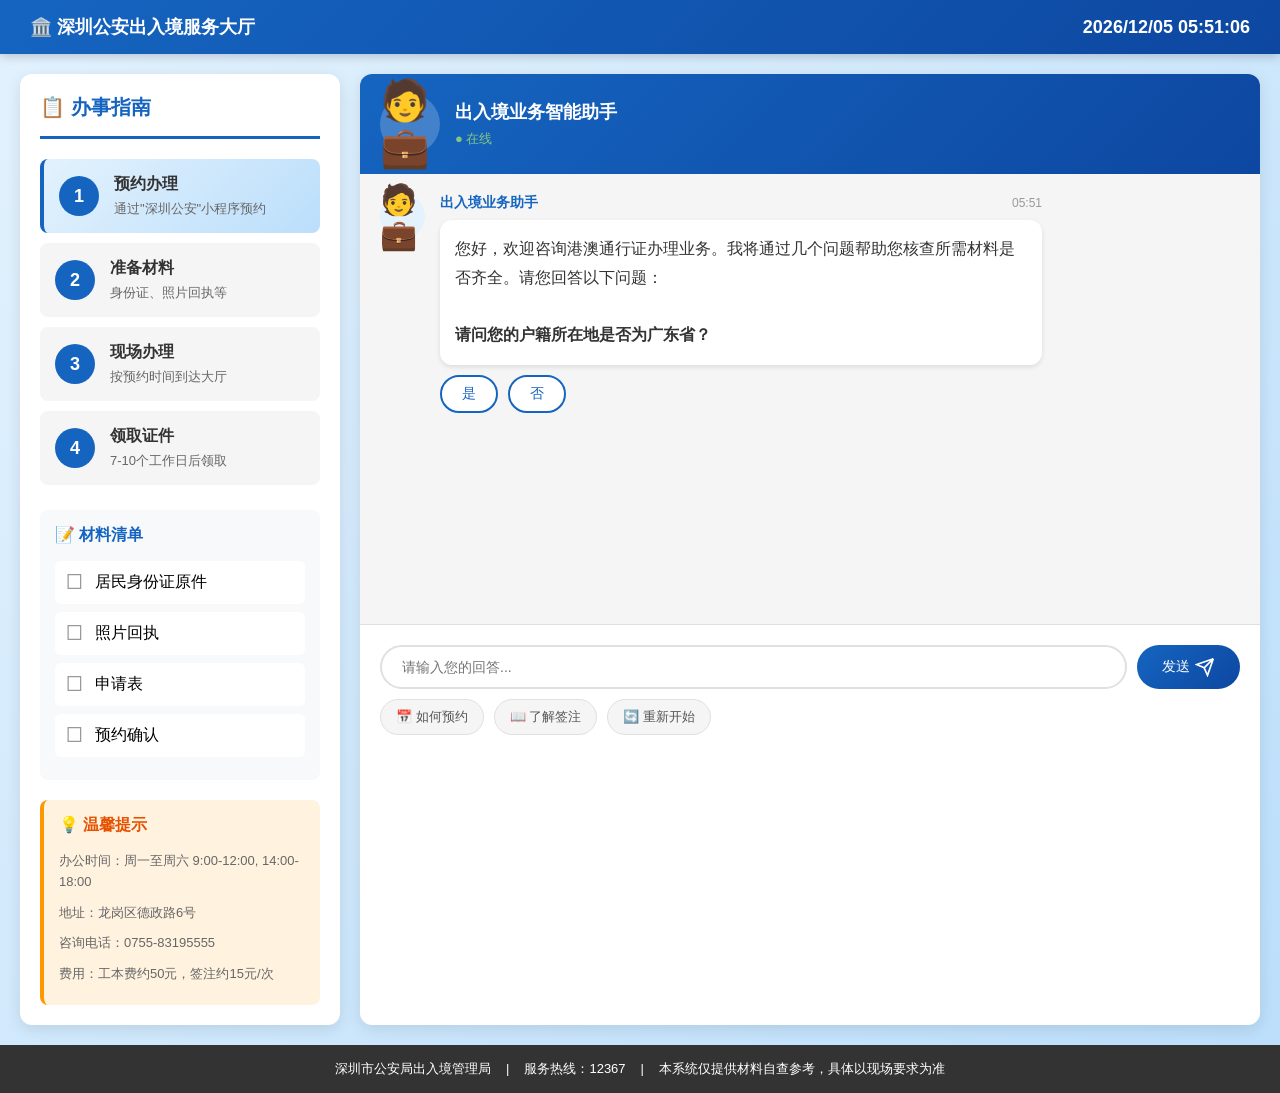
<file: index.html>
<!DOCTYPE html>
<html lang="zh-CN">
<head>
    <meta charset="UTF-8">
    <meta name="viewport" content="width=device-width, initial-scale=1.0">
    <title>深圳公安出入境 - 港澳通行证材料自查系统</title>
    <link rel="stylesheet" href="style.css">
</head>
<body>
    <!-- 顶部导航栏 -->
    <div class="top-bar">
        <div class="top-bar-content">
            <span>🏛️ 深圳公安出入境服务大厅</span>
            <span class="time" id="current-time"></span>
        </div>
    </div>

    <!-- 主容器 -->
    <div class="container">
        <!-- 左侧：办事指南 -->
        <div class="sidebar">
            <div class="sidebar-header">
                <h2>📋 办事指南</h2>
            </div>
            <div class="guidelines">
                <div class="guide-item active" data-step="1">
                    <div class="step-number">1</div>
                    <div class="guide-text">
                        <h3>预约办理</h3>
                        <p>通过"深圳公安"小程序预约</p>
                    </div>
                </div>
                <div class="guide-item" data-step="2">
                    <div class="step-number">2</div>
                    <div class="guide-text">
                        <h3>准备材料</h3>
                        <p>身份证、照片回执等</p>
                    </div>
                </div>
                <div class="guide-item" data-step="3">
                    <div class="step-number">3</div>
                    <div class="guide-text">
                        <h3>现场办理</h3>
                        <p>按预约时间到达大厅</p>
                    </div>
                </div>
                <div class="guide-item" data-step="4">
                    <div class="step-number">4</div>
                    <div class="guide-text">
                        <h3>领取证件</h3>
                        <p>7-10个工作日后领取</p>
                    </div>
                </div>
            </div>

            <!-- 材料清单 -->
            <div class="material-checklist">
                <h3>📝 材料清单</h3>
                <div class="checklist-item" id="item-id-card">
                    <span class="checkbox">☐</span>
                    <span>居民身份证原件</span>
                </div>
                <div class="checklist-item" id="item-photo">
                    <span class="checkbox">☐</span>
                    <span>照片回执</span>
                </div>
                <div class="checklist-item" id="item-form">
                    <span class="checkbox">☐</span>
                    <span>申请表</span>
                </div>
                <div class="checklist-item" id="item-appointment">
                    <span class="checkbox">☐</span>
                    <span>预约确认</span>
                </div>
            </div>

            <!-- 温馨提示 -->
            <div class="tips">
                <h3>💡 温馨提示</h3>
                <ul>
                    <li>办公时间：周一至周六 9:00-12:00, 14:00-18:00</li>
                    <li>地址：龙岗区德政路6号</li>
                    <li>咨询电话：0755-83195555</li>
                    <li>费用：工本费约50元，签注约15元/次</li>
                </ul>
            </div>
        </div>

        <!-- 右侧：对话界面 -->
        <div class="chat-container">
            <div class="chat-header">
                <div class="agent-avatar">🧑💼</div>
                <div class="agent-info">
                    <h2>出入境业务智能助手</h2>
                    <span class="status">● 在线</span>
                </div>
            </div>

            <div class="chat-messages" id="chat-messages">
                <!-- 消息会通过JS动态添加 -->
            </div>

            <!-- 输入区域 -->
            <div class="chat-input">
                <div class="input-wrapper">
                    <input type="text" id="user-input" placeholder="请输入您的回答..." onkeypress="handleKeyPress(event)">
                    <button id="send-btn" onclick="sendUserMessage()">
                        <span>发送</span>
                        <svg width="20" height="20" viewBox="0 0 24 24" fill="none" stroke="currentColor" stroke-width="2">
                            <path d="M22 2L11 13M22 2L15 22L11 13M22 2L2 9L11 13"/>
                        </svg>
                    </button>
                </div>
                <div class="quick-actions">
                    <button class="quick-btn" onclick="quickAction('如何预约')">📅 如何预约</button>
                    <button class="quick-btn" onclick="quickAction('签注是什么')">📖 了解签注</button>
                    <button class="quick-btn" onclick="quickAction('重新开始')">🔄 重新开始</button>
                </div>
            </div>
        </div>
    </div>

    <!-- 底部信息栏 -->
    <div class="footer">
        <div class="footer-content">
            <span>深圳市公安局出入境管理局</span>
            <span>|</span>
            <span>服务热线：12367</span>
            <span>|</span>
            <span>本系统仅提供材料自查参考，具体以现场要求为准</span>
        </div>
    </div>

    <script src="script.js"></script>
</body>
</html>
</file>
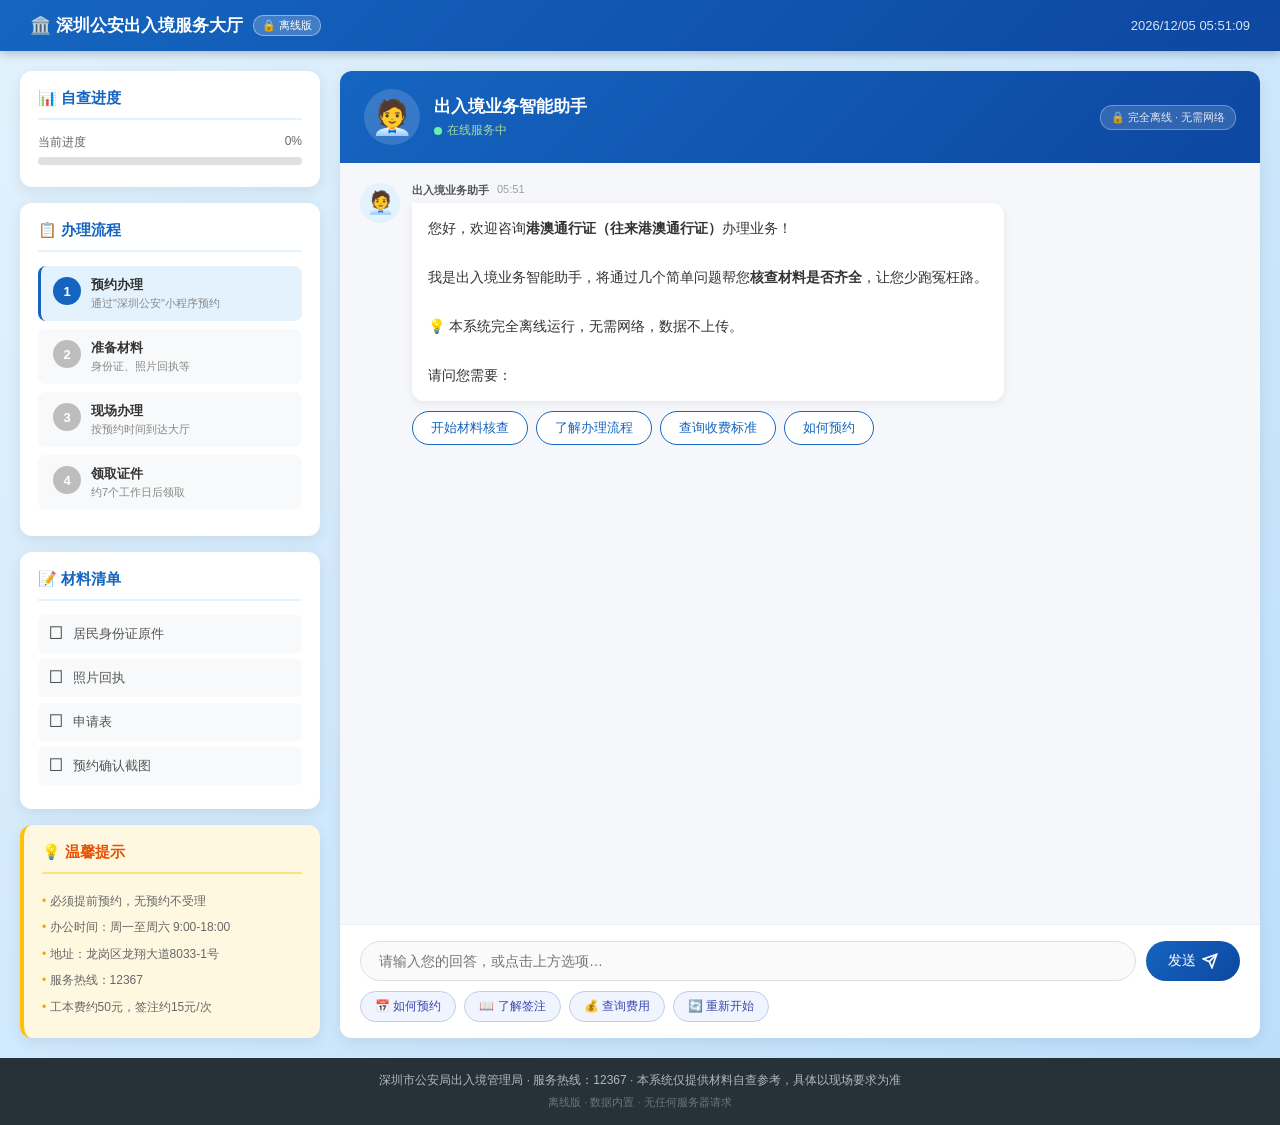
<file: offline.html>
<!DOCTYPE html>
<html lang="zh-CN">
<head>
    <meta charset="UTF-8">
    <meta name="viewport" content="width=device-width, initial-scale=1.0">
    <title>港澳通行证材料自查 - 离线版</title>
    <style>
        /* ===== 全局重置 ===== */
        * { margin: 0; padding: 0; box-sizing: border-box; }

        body {
            font-family: "Microsoft YaHei", "PingFang SC", "Helvetica Neue", sans-serif;
            background: linear-gradient(135deg, #e3f2fd 0%, #bbdefb 100%);
            min-height: 100vh;
            display: flex;
            flex-direction: column;
        }

        /* ===== 顶部导航 ===== */
        .top-bar {
            background: linear-gradient(135deg, #1565c0 0%, #0d47a1 100%);
            color: white;
            padding: 14px 30px;
            box-shadow: 0 2px 10px rgba(0,0,0,0.25);
            z-index: 100;
        }
        .top-bar-content {
            display: flex;
            justify-content: space-between;
            align-items: center;
            max-width: 1400px;
            margin: 0 auto;
            font-size: 17px;
            font-weight: bold;
        }
        .top-bar-left { display: flex; align-items: center; gap: 10px; }
        .top-bar-badge {
            background: rgba(255,255,255,0.2);
            border: 1px solid rgba(255,255,255,0.4);
            font-size: 11px;
            font-weight: normal;
            padding: 2px 8px;
            border-radius: 10px;
        }
        #current-time { font-size: 13px; font-weight: normal; opacity: 0.85; }

        /* ===== 主容器 ===== */
        .container {
            display: flex;
            flex: 1;
            max-width: 1400px;
            margin: 20px auto;
            padding: 0 20px;
            gap: 20px;
            width: 100%;
        }

        /* ===== 左侧边栏 ===== */
        .sidebar {
            width: 300px;
            flex-shrink: 0;
            display: flex;
            flex-direction: column;
            gap: 16px;
        }

        .sidebar-card {
            background: white;
            border-radius: 12px;
            padding: 18px;
            box-shadow: 0 4px 15px rgba(0,0,0,0.08);
        }

        .sidebar-card-title {
            color: #1565c0;
            font-size: 15px;
            font-weight: bold;
            margin-bottom: 14px;
            padding-bottom: 10px;
            border-bottom: 2px solid #e3f2fd;
            display: flex;
            align-items: center;
            gap: 6px;
        }

        /* 进度条 */
        .progress-wrap {
            margin-bottom: 4px;
        }
        .progress-label {
            display: flex;
            justify-content: space-between;
            font-size: 12px;
            color: #666;
            margin-bottom: 6px;
        }
        .progress-bar {
            height: 8px;
            background: #e0e0e0;
            border-radius: 4px;
            overflow: hidden;
        }
        .progress-fill {
            height: 100%;
            background: linear-gradient(90deg, #1565c0, #42a5f5);
            border-radius: 4px;
            transition: width 0.5s ease;
            width: 0%;
        }

        /* 流程步骤 */
        .guide-item {
            display: flex;
            align-items: flex-start;
            padding: 10px 12px;
            margin-bottom: 8px;
            border-radius: 8px;
            background: #f8f9fa;
            transition: all 0.3s;
            border-left: 3px solid transparent;
        }
        .guide-item.active {
            background: #e3f2fd;
            border-left-color: #1565c0;
        }
        .guide-item.completed {
            background: #e8f5e9;
            border-left-color: #4caf50;
        }
        .step-num {
            width: 28px;
            height: 28px;
            background: #bdbdbd;
            color: white;
            border-radius: 50%;
            display: flex;
            align-items: center;
            justify-content: center;
            font-size: 13px;
            font-weight: bold;
            flex-shrink: 0;
            margin-right: 10px;
            margin-top: 1px;
        }
        .guide-item.active .step-num { background: #1565c0; }
        .guide-item.completed .step-num { background: #4caf50; }
        .guide-text h4 { font-size: 13px; color: #333; margin-bottom: 2px; }
        .guide-text p { font-size: 11px; color: #888; }

        /* 材料清单 */
        .checklist-item {
            display: flex;
            align-items: center;
            padding: 9px 10px;
            margin-bottom: 6px;
            background: #f8f9fa;
            border-radius: 6px;
            font-size: 13px;
            color: #555;
            transition: all 0.3s;
        }
        .checklist-item.checked {
            background: #e8f5e9;
            color: #2e7d32;
        }
        .checklist-item .cb {
            font-size: 17px;
            margin-right: 8px;
            transition: all 0.3s;
        }

        /* 温馨提示 */
        .tips-card {
            background: #fff8e1;
            border-left: 4px solid #ffc107;
        }
        .tips-card .sidebar-card-title { color: #e65100; border-bottom-color: #ffe082; }
        .tip-item {
            font-size: 12px;
            color: #666;
            line-height: 1.7;
            padding: 3px 0;
        }
        .tip-item::before { content: "•  "; color: #ffa000; }

        /* ===== 聊天区域 ===== */
        .chat-container {
            flex: 1;
            background: white;
            border-radius: 12px;
            box-shadow: 0 4px 15px rgba(0,0,0,0.08);
            display: flex;
            flex-direction: column;
            min-height: 600px;
            overflow: hidden;
        }

        .chat-header {
            background: linear-gradient(135deg, #1565c0 0%, #0d47a1 100%);
            color: white;
            padding: 18px 24px;
            display: flex;
            align-items: center;
            gap: 14px;
        }
        .agent-avatar {
            font-size: 34px;
            background: rgba(255,255,255,0.15);
            width: 56px;
            height: 56px;
            border-radius: 50%;
            display: flex;
            align-items: center;
            justify-content: center;
            flex-shrink: 0;
        }
        .agent-info h2 { font-size: 17px; margin-bottom: 4px; }
        .agent-status { font-size: 12px; color: #a5d6a7; display: flex; align-items: center; gap: 5px; }
        .status-dot {
            width: 8px; height: 8px;
            background: #69f0ae;
            border-radius: 50%;
            display: inline-block;
            animation: pulse 2s infinite;
        }
        @keyframes pulse {
            0%, 100% { opacity: 1; }
            50% { opacity: 0.4; }
        }
        .offline-badge {
            margin-left: auto;
            background: rgba(255,255,255,0.15);
            border: 1px solid rgba(255,255,255,0.3);
            font-size: 11px;
            padding: 4px 10px;
            border-radius: 12px;
            color: rgba(255,255,255,0.85);
        }

        /* 消息区 */
        .chat-messages {
            flex: 1;
            padding: 20px;
            overflow-y: auto;
            background: #f5f7fa;
            display: flex;
            flex-direction: column;
            gap: 18px;
        }

        .message {
            display: flex;
            align-items: flex-start;
            animation: fadeSlideIn 0.3s ease;
        }
        @keyframes fadeSlideIn {
            from { opacity: 0; transform: translateY(8px); }
            to   { opacity: 1; transform: translateY(0); }
        }

        .user-message { flex-direction: row-reverse; }

        .msg-avatar {
            width: 40px;
            height: 40px;
            border-radius: 50%;
            background: #e3f2fd;
            display: flex;
            align-items: center;
            justify-content: center;
            font-size: 22px;
            flex-shrink: 0;
        }
        .user-message .msg-avatar { background: #fff3e0; }

        .msg-body {
            margin: 0 12px;
            max-width: 72%;
        }
        .msg-meta {
            font-size: 11px;
            color: #9e9e9e;
            margin-bottom: 5px;
            display: flex;
            gap: 8px;
        }
        .user-message .msg-meta { flex-direction: row-reverse; }
        .msg-name { font-weight: 600; color: #555; }

        .msg-bubble {
            background: white;
            padding: 13px 16px;
            border-radius: 0 12px 12px 12px;
            box-shadow: 0 2px 8px rgba(0,0,0,0.07);
            line-height: 1.75;
            color: #333;
            font-size: 14px;
            white-space: pre-line;
        }
        .user-message .msg-bubble {
            background: linear-gradient(135deg, #1976d2, #1565c0);
            color: white;
            border-radius: 12px 0 12px 12px;
        }

        /* 选项按钮 */
        .msg-options {
            display: flex;
            flex-wrap: wrap;
            gap: 8px;
            margin-top: 10px;
        }
        .opt-btn {
            background: white;
            border: 1.5px solid #1565c0;
            color: #1565c0;
            padding: 7px 18px;
            border-radius: 20px;
            cursor: pointer;
            font-size: 13px;
            font-family: inherit;
            transition: all 0.25s;
            white-space: nowrap;
        }
        .opt-btn:hover:not(:disabled) {
            background: #1565c0;
            color: white;
            transform: translateY(-2px);
            box-shadow: 0 4px 10px rgba(21,101,192,0.3);
        }
        .opt-btn:disabled {
            opacity: 0.45;
            cursor: not-allowed;
        }

        /* 打字动画 */
        .typing-bubble {
            background: white;
            padding: 13px 18px;
            border-radius: 0 12px 12px 12px;
            box-shadow: 0 2px 8px rgba(0,0,0,0.07);
            display: flex;
            align-items: center;
            gap: 5px;
        }
        .dot {
            width: 8px; height: 8px;
            background: #90a4ae;
            border-radius: 50%;
            animation: bounce 1.2s infinite;
        }
        .dot:nth-child(2) { animation-delay: 0.2s; }
        .dot:nth-child(3) { animation-delay: 0.4s; }
        @keyframes bounce {
            0%, 80%, 100% { transform: scale(0.7); opacity: 0.5; }
            40% { transform: scale(1); opacity: 1; }
        }

        /* 输入区域 */
        .chat-input {
            padding: 16px 20px;
            background: white;
            border-top: 1px solid #eceff1;
        }
        .input-row {
            display: flex;
            gap: 10px;
            margin-bottom: 10px;
        }
        #user-input {
            flex: 1;
            padding: 11px 18px;
            border: 1.5px solid #e0e0e0;
            border-radius: 24px;
            font-size: 14px;
            font-family: inherit;
            outline: none;
            transition: border-color 0.25s;
            background: #fafafa;
        }
        #user-input:focus { border-color: #1565c0; background: white; }

        #send-btn {
            background: linear-gradient(135deg, #1565c0, #0d47a1);
            color: white;
            border: none;
            padding: 11px 22px;
            border-radius: 24px;
            cursor: pointer;
            font-size: 14px;
            font-family: inherit;
            display: flex;
            align-items: center;
            gap: 6px;
            transition: all 0.25s;
            white-space: nowrap;
        }
        #send-btn:hover { box-shadow: 0 4px 12px rgba(21,101,192,0.4); transform: translateY(-1px); }
        #send-btn:disabled { opacity: 0.5; cursor: not-allowed; transform: none; }

        .quick-actions { display: flex; gap: 8px; flex-wrap: wrap; }
        .quick-btn {
            background: #f0f4ff;
            border: 1px solid #c5cae9;
            padding: 6px 14px;
            border-radius: 16px;
            cursor: pointer;
            font-size: 12px;
            font-family: inherit;
            color: #3949ab;
            transition: all 0.2s;
        }
        .quick-btn:hover { background: #c5cae9; }

        /* ===== 底部 ===== */
        .footer {
            background: #263238;
            color: rgba(255,255,255,0.65);
            padding: 12px 30px;
            text-align: center;
            font-size: 12px;
            line-height: 1.8;
        }
        .footer a { color: rgba(255,255,255,0.5); text-decoration: none; }

        /* ===== 滚动条 ===== */
        .chat-messages::-webkit-scrollbar { width: 6px; }
        .chat-messages::-webkit-scrollbar-track { background: transparent; }
        .chat-messages::-webkit-scrollbar-thumb { background: #bdbdbd; border-radius: 3px; }

        /* ===== 响应式 ===== */
        @media (max-width: 1024px) {
            .container { flex-direction: column; }
            .sidebar { width: 100%; flex-direction: row; flex-wrap: wrap; }
            .sidebar-card { flex: 1; min-width: 240px; }
        }
        @media (max-width: 640px) {
            .top-bar-content { font-size: 14px; }
            .msg-body { max-width: 85%; }
            .offline-badge { display: none; }
        }
    </style>
</head>
<body>

<!-- 顶部导航 -->
<div class="top-bar">
    <div class="top-bar-content">
        <div class="top-bar-left">
            🏛️ 深圳公安出入境服务大厅
            <span class="top-bar-badge">🔒 离线版</span>
        </div>
        <span id="current-time"></span>
    </div>
</div>

<!-- 主容器 -->
<div class="container">

    <!-- 左侧边栏 -->
    <div class="sidebar">

        <!-- 进度卡 -->
        <div class="sidebar-card">
            <div class="sidebar-card-title">📊 自查进度</div>
            <div class="progress-wrap">
                <div class="progress-label">
                    <span>当前进度</span>
                    <span id="progress-pct">0%</span>
                </div>
                <div class="progress-bar">
                    <div class="progress-fill" id="progress-fill"></div>
                </div>
            </div>
        </div>

        <!-- 办理流程 -->
        <div class="sidebar-card">
            <div class="sidebar-card-title">📋 办理流程</div>
            <div class="guide-item active" id="step-1">
                <div class="step-num">1</div>
                <div class="guide-text"><h4>预约办理</h4><p>通过"深圳公安"小程序预约</p></div>
            </div>
            <div class="guide-item" id="step-2">
                <div class="step-num">2</div>
                <div class="guide-text"><h4>准备材料</h4><p>身份证、照片回执等</p></div>
            </div>
            <div class="guide-item" id="step-3">
                <div class="step-num">3</div>
                <div class="guide-text"><h4>现场办理</h4><p>按预约时间到达大厅</p></div>
            </div>
            <div class="guide-item" id="step-4">
                <div class="step-num">4</div>
                <div class="guide-text"><h4>领取证件</h4><p>约7个工作日后领取</p></div>
            </div>
        </div>

        <!-- 材料清单 -->
        <div class="sidebar-card">
            <div class="sidebar-card-title">📝 材料清单</div>
            <div class="checklist-item" id="cl-idCard">
                <span class="cb">☐</span><span>居民身份证原件</span>
            </div>
            <div class="checklist-item" id="cl-photo">
                <span class="cb">☐</span><span>照片回执</span>
            </div>
            <div class="checklist-item" id="cl-form">
                <span class="cb">☐</span><span>申请表</span>
            </div>
            <div class="checklist-item" id="cl-appt">
                <span class="cb">☐</span><span>预约确认截图</span>
            </div>
        </div>

        <!-- 温馨提示 -->
        <div class="sidebar-card tips-card">
            <div class="sidebar-card-title">💡 温馨提示</div>
            <div class="tip-item">必须提前预约，无预约不受理</div>
            <div class="tip-item">办公时间：周一至周六 9:00-18:00</div>
            <div class="tip-item">地址：龙岗区龙翔大道8033-1号</div>
            <div class="tip-item">服务热线：12367</div>
            <div class="tip-item">工本费约50元，签注约15元/次</div>
        </div>

    </div><!-- /sidebar -->

    <!-- 聊天区域 -->
    <div class="chat-container">

        <!-- 头部 -->
        <div class="chat-header">
            <div class="agent-avatar">🧑‍💼</div>
            <div class="agent-info">
                <h2>出入境业务智能助手</h2>
                <div class="agent-status">
                    <span class="status-dot"></span>
                    在线服务中
                </div>
            </div>
            <div class="offline-badge">🔒 完全离线 · 无需网络</div>
        </div>

        <!-- 消息列表 -->
        <div class="chat-messages" id="chat-messages"></div>

        <!-- 输入区域 -->
        <div class="chat-input">
            <div class="input-row">
                <input type="text" id="user-input" placeholder="请输入您的回答，或点击上方选项…" />
                <button id="send-btn" onclick="sendUserMessage()">
                    发送
                    <svg width="16" height="16" viewBox="0 0 24 24" fill="none" stroke="currentColor" stroke-width="2.5">
                        <line x1="22" y1="2" x2="11" y2="13"></line>
                        <polygon points="22 2 15 22 11 13 2 9 22 2"></polygon>
                    </svg>
                </button>
            </div>
            <div class="quick-actions">
                <button class="quick-btn" onclick="quickSend('如何预约')">📅 如何预约</button>
                <button class="quick-btn" onclick="quickSend('签注是什么')">📖 了解签注</button>
                <button class="quick-btn" onclick="quickSend('费用多少钱')">💰 查询费用</button>
                <button class="quick-btn" onclick="quickSend('重新开始')">🔄 重新开始</button>
            </div>
        </div>

    </div><!-- /chat-container -->

</div><!-- /container -->

<!-- 底部 -->
<div class="footer">
    深圳市公安局出入境管理局 · 服务热线：12367 · 本系统仅提供材料自查参考，具体以现场要求为准<br>
    <span style="font-size:11px;opacity:0.5;">离线版 · 数据内置 · 无任何服务器请求</span>
</div>

<script>
/* ================================================================
   港澳通行证材料自查 — 纯前端离线对话引擎
   将 app_offline.py 的完整逻辑移植到 JavaScript
   ================================================================ */

// ----------------------------------------------------------------
// 会话状态
// ----------------------------------------------------------------
const session = {
    step: 'start',
    data: {}
};

// ----------------------------------------------------------------
// 核心对话逻辑（与 Python 版本完全对应）
// ----------------------------------------------------------------
function processMessage(userMsg) {
    const msg = userMsg.toLowerCase().trim();
    return handleConversation(userMsg, msg);
}

function handleConversation(original, msg) {

    // ========== 全局关键词（任意步骤均响应）==========
    if (/重新|重启/.test(msg) || msg === '开始') {
        session.step = 'start';
        session.data = {};
        resetChecklist();
        return reply(
            '好的，已重置对话。\n\n您好，欢迎咨询港澳通行证办理业务。请问您的户籍所在地是否为广东省？',
            ['是', '否'], 5
        );
    }

    if (/签注/.test(msg)) {
        return reply(
            '📖 签注说明：\n\n<b>港澳通行证 = 通行证（证件本身）+ 签注（出行许可）</b>\n\n<b>1. 通行证（卡片）</b>\n您的出入资格证明，工本费约50元。\n\n<b>2. 签注（许可次数）</b>\n每次赴港澳均需有效签注。\n\n<b>常见签注类型：</b>\n• 个人旅游（G签）—— 广东户籍可申请\n• 三个月一次 — 约15元\n• 一年一次 — 约15元\n• 一年两次 — 约30元\n\n💡 建议：首次办证时同步申请签注，一次搞定！\n\n如需继续材料自查，请选择：',
            ['继续自查', '重新开始'], 0
        );
    }

    if (/费用|多少钱|收费/.test(msg)) {
        return reply(
            '💰 收费标准（2024年官方标准）：\n\n<b>往来港澳通行证</b>\n工本费：约50元/证\n\n<b>签注费用</b>\n• 一次有效签注：15元\n• 二次有效签注：30元\n• 短期多次签注：80元\n\n<b>其他费用</b>\n• 现场拍照：免费\n• 快递（可选）：约15-20元\n\n请问是否继续自查？',
            ['继续自查', '重新开始'], 0
        );
    }

    if (/时间|多久|工作日/.test(msg)) {
        return reply(
            '⏰ 办理时限：\n\n<b>广东省户籍：</b>\n• 首次办理：约7个工作日\n• 续签/换证：约5个工作日\n\n<b>非广东省户籍：</b>\n• 首次办理：约20个工作日（需核查户籍信息）\n\n<b>领取方式：</b>\n• 邮寄：另加2-3天\n• 自取：凭回执单到原大厅领取\n\n请问是否继续？',
            ['继续自查', '重新开始'], 0
        );
    }

    if (/地址|哪里|大厅/.test(msg)) {
        return reply(
            '📍 办理地点：\n\n<b>推荐：龙岗区出入境服务大厅</b>\n地址：深圳市龙岗区龙翔大道8033-1号\n\n<b>办公时间：</b>\n• 周一至周五：9:00-12:00，14:00-18:00\n• 周六：9:00-12:00（需预约）\n\n<b>其他大厅：</b>\n• 深圳市出入境管理局（罗湖区）\n• 各区出入境大厅均可办理\n\n请问是否继续？',
            ['继续自查', '重新开始'], 0
        );
    }

    if (/预约|如何预约/.test(msg) && session.step !== 'show_appointment_guide') {
        return showAppointmentGuide();
    }

    // ========== 步骤机器 ==========
    switch (session.step) {

        // --- 开始 ---
        case 'start':
            if (/你好|您好|hello|hi|开始|启动|核查|流程|收费/.test(msg)) {
                session.step = 'check_guojing';
                return reply(
                    '您好，欢迎咨询港澳通行证办理业务！我是出入境业务智能助手，将通过几个简单问题帮您核查材料是否齐全。\n\n请问您的户籍所在地是否为<b>广东省</b>？',
                    ['是', '否'], 5
                );
            }
            return reply(
                '您好！我是港澳通行证办理智能助手。\n\n可以帮您：\n• 核查办理材料是否齐全\n• 了解完整办理流程\n• 查询费用标准\n\n请问您需要什么帮助？',
                ['核查办理材料', '了解办理流程', '查询收费标准'], 0
            );

        // --- 核查户籍 ---
        case 'check_guojing':
            if (/是|广东|广州|深圳|佛山|东莞|珠海|汕头/.test(msg)) {
                session.data.isGuojing = true;
                session.step = 'check_first_time';
                return reply(
                    '✅ 确认您为广东省户籍（可在深圳异地办理）。\n\n请问本次申请类型是？',
                    ['首次办理', '续签/换证', '补办（丢失）'], 15
                );
            } else if (/否|外地|北京|上海|外省/.test(msg)) {
                session.data.isGuojing = false;
                session.step = 'check_first_time';
                return reply(
                    '✅ 确认您为非广东省户籍。\n\n请问本次申请类型是？',
                    ['首次办理', '续签/换证', '补办（丢失）'], 15
                );
            }
            return reply('抱歉，请选择：', ['是', '否'], 5);

        // --- 办理类型 ---
        case 'check_first_time':
            if (/首次|第一次|新办/.test(msg)) {
                session.data.applyType = 'first';
                session.step = 'check_age';
                updateChecklist('idCard', false);
                setGuideStep(2);
                return reply(
                    '✅ 确认为<b>首次办理</b>。\n\n请问申请人是否已满<b>16周岁</b>？',
                    ['是（已满16岁）', '否（未成年）'], 25
                );
            } else if (/续签|换证|过期/.test(msg)) {
                session.data.applyType = 'renew';
                session.step = 'check_passport';
                setGuideStep(2);
                return reply(
                    '✅ 确认为<b>续签/换证</b>。\n\n请问您是否持有有效的旧版往来港澳通行证？',
                    ['是', '否（已过期/即将过期）'], 25
                );
            } else if (/补办|丢失|遗失/.test(msg)) {
                session.data.applyType = 'replace';
                session.step = 'check_loss_report';
                setGuideStep(2);
                return reply(
                    '✅ 确认为<b>证件补办（丢失）</b>。\n\n请问您是否已办理<b>挂失手续</b>？\n（可通过"移民局12367" App 在线挂失）',
                    ['已办理挂失', '尚未挂失'], 25
                );
            }
            return reply('请选择办理类型：', ['首次办理', '续签/换证', '补办（丢失）'], 15);

        // --- 首次办理：年龄 ---
        case 'check_age':
            if (/是|满|成年/.test(msg)) {
                session.data.isAdult = true;
                session.step = 'check_id_card';
                return reply(
                    '✅ 申请人已满16周岁，可独立办理。\n\n请问您是否携带以下证件之一？',
                    ['居民身份证原件', '临时身份证', '都没带'], 35
                );
            } else if (/否|未成年|小孩|孩子/.test(msg)) {
                session.data.isAdult = false;
                session.step = 'check_guardian';
                return reply(
                    '✅ 申请人为未成年人，需<b>法定监护人陪同</b>办理。\n\n请问监护人是否陪同？',
                    ['是，监护人陪同', '否'], 35
                );
            }
            return reply('请选择：', ['是（已满16岁）', '否（未成年）'], 25);

        // --- 未成年人：监护人 ---
        case 'check_guardian':
            if (/是|陪同|陪/.test(msg)) {
                session.data.hasGuardian = true;
                session.step = 'check_id_card';
                return reply(
                    '✅ 监护人陪同办理，需准备：\n• 未成年人居民身份证（或户口本）\n• 监护人居民身份证原件\n• 监护关系证明（如出生医学证明或户口本）\n\n请问以上证件是否齐全？',
                    ['齐全', '需要补充'], 40
                );
            } else {
                return reply(
                    '⚠️ 未成年人办理必须有法定监护人陪同，请安排好后再前往大厅。\n\n如有其他疑问，可咨询：12367',
                    ['重新开始'], 0
                );
            }

        // --- 身份证 ---
        case 'check_id_card':
            if (/身份证原件|居民身份证|齐全/.test(msg) && !/都没|没带/.test(msg)) {
                session.data.hasIdCard = true;
                updateChecklist('idCard', true);
                session.step = 'check_photo';
                return reply(
                    '✅ 已确认携带身份证原件（或监护材料齐全）。\n\n关于照片，请选择您的方式：',
                    ['现场免费拍照', '自带数字相片回执'], 50
                );
            } else if (/临时/.test(msg)) {
                session.data.hasIdCard = 'temp';
                updateChecklist('idCard', true);
                session.step = 'check_photo';
                return reply(
                    '✅ 已确认携带临时身份证。\n\n关于照片，请选择您的方式：',
                    ['现场免费拍照', '自带数字相片回执'], 50
                );
            } else {
                return reply(
                    '⚠️ <b>身份证原件为必须材料！</b>没有身份证原件无法办理。\n\n请问您的情况是？',
                    ['回家取身份证后再来', '申请临时身份证', '取消办理'], 35
                );
            }

        // --- 照片 ---
        case 'check_photo':
            if (/现场|免费拍/.test(msg)) {
                session.data.photoType = 'onsite';
                updateChecklist('photo', true);
                session.step = 'check_form';
                return reply(
                    '✅ 选择<b>现场拍照</b>（免费，约5分钟，当天出结果）。\n\n关于申请表，请选择：',
                    ['现场填写申请表', '提前打印并填好'], 60
                );
            } else if (/回执|自带|自备/.test(msg)) {
                session.data.photoType = 'own';
                updateChecklist('photo', true);
                session.step = 'check_form';
                return reply(
                    '✅ 已准备好数字相片采集回执。\n\n关于申请表，请选择：',
                    ['现场填写申请表', '提前打印并填好'], 60
                );
            }
            return reply('请选择拍照方式：', ['现场免费拍照', '自带数字相片回执'], 50);

        // --- 申请表 ---
        case 'check_form':
            if (/现场|填写/.test(msg) && !/提前/.test(msg)) {
                session.data.formType = 'onsite';
                updateChecklist('form', true);
                session.step = 'check_appointment';
                return reply(
                    '✅ 选择<b>现场填写</b>（有工作人员指导，推荐初次办理者）。\n\n请问您是否已<b>预约</b>？（必须预约才能办理）',
                    ['已预约', '尚未预约'], 70
                );
            } else if (/提前|打印|自带/.test(msg)) {
                session.data.formType = 'own';
                updateChecklist('form', true);
                session.step = 'check_appointment';
                return reply(
                    '✅ 已提前准备好申请表。\n\n请问您是否已<b>预约</b>？（必须预约才能办理）',
                    ['已预约', '尚未预约'], 70
                );
            }
            return reply('请选择填表方式：', ['现场填写申请表', '提前打印并填好'], 60);

        // --- 预约 ---
        case 'check_appointment':
            if (/已预约|有预约/.test(msg)) {
                updateChecklist('appt', true);
                return finishCheck();
            } else if (/尚未|没有|没预约/.test(msg)) {
                session.step = 'show_appointment_guide';
                return showAppointmentGuide();
            }
            return reply('请选择：', ['已预约', '尚未预约'], 70);

        // --- 续签：持有旧证 ---
        case 'check_passport':
            if (/是|有|持有/.test(msg)) {
                session.data.hasOldPassport = true;
                session.step = 'check_id_card';
                return reply(
                    '✅ 请携带旧版往来港澳通行证原件（作为续签依据）。\n\n请问您是否携带<b>居民身份证原件</b>？',
                    ['是，已携带', '没带身份证'], 40
                );
            } else {
                session.data.hasOldPassport = false;
                session.step = 'check_id_card';
                return reply(
                    '⚠️ 旧证过期/遗失属于不同类型，请说明：\n• 续签：旧证在有效期内或刚过期\n• 补办：旧证已丢失\n\n您是否已携带<b>居民身份证原件</b>？',
                    ['是，已携带', '没带身份证'], 40
                );
            }

        // --- 补办：挂失 ---
        case 'check_loss_report':
            if (/已|办理|挂失/.test(msg)) {
                session.data.hasLossReport = true;
                session.step = 'check_id_card';
                return reply(
                    '✅ 已完成挂失手续。\n\n补办还需提供：\n• 居民身份证原件\n• 书面声明材料（可现场索取表格）\n\n请问是否携带<b>居民身份证原件</b>？',
                    ['是，已携带', '没带身份证'], 40
                );
            } else {
                return reply(
                    '⚠️ 请先完成挂失手续！\n\n<b>挂失方式：</b>\n• "移民局12367" App → 在线挂失\n• 到任意出入境大厅窗口挂失\n\n挂失完成后，请回复"已挂失"。',
                    ['已挂失', '重新开始'], 0
                );
            }

        // --- 预约指南 ---
        case 'show_appointment_guide':
            if (/继续|已预约|好的|完成/.test(msg)) {
                updateChecklist('appt', true);
                return finishCheck();
            }
            return showAppointmentGuide();

        default:
            return reply(
                '抱歉，我没理解您的意思。请选择一个选项，或输入以下关键词：\n\n• "预约" — 如何预约\n• "签注" — 什么是签注\n• "费用" — 收费标准\n• "时间" — 办理时限\n• "地址" — 办理地点\n• "重新开始" — 重置对话',
                ['预约', '签注', '费用', '重新开始'], 0
            );
    }
}

// --- 预约指南 ---
function showAppointmentGuide() {
    session.step = 'show_appointment_guide';
    return reply(
        '📅 <b>预约流程如下：</b>\n\n<b>方式一：微信小程序「深圳公安」</b>\n1. 微信搜索「深圳公安」小程序\n2. 点击「出入境」→「出入境预约」\n3. 选择「龙岗区出入境服务大厅」\n4. 选择办理日期和时间段\n5. 填写信息，提交预约\n6. 预约成功后截图保存\n\n<b>方式二：「移民局12367」App</b>\n1. 下载「移民局12367」App\n2. 登录后选择「预约办证」\n3. 选择大厅及时间段，提交并截图保存\n\n预约完成后，请回复「已预约」。',
        ['已预约', '继续自查'], 70
    );
}

// --- 完成核查 ---
function finishCheck() {
    const d = session.data;
    setGuideStep(3);
    setGuideCompleted(1);
    setGuideCompleted(2);

    let checklist = '<b>✅ 必须材料：</b>\n';
    checklist += '☑ 居民身份证原件（有效期内）\n';
    if (d.isAdult === false) {
        checklist += '☑ 监护人居民身份证原件\n';
        checklist += '☑ 监护关系证明（户口本/出生证）\n';
    }
    if (d.hasOldPassport) {
        checklist += '☑ 旧版往来港澳通行证原件\n';
    }
    if (d.hasLossReport) {
        checklist += '☑ 书面声明（丢失说明，可现场填写）\n';
    }

    checklist += '\n<b>✅ 照片材料：</b>\n';
    checklist += (d.photoType === 'onsite')
        ? '☑ 现场免费拍照（推荐，无需提前准备）\n'
        : '☑ 数字相片采集回执\n';

    checklist += '\n<b>✅ 申请表格：</b>\n';
    checklist += (d.formType === 'onsite')
        ? '☑ 现场填写申请表\n'
        : '☑ 提前打印并填好的申请表\n';

    checklist += '\n<b>✅ 预约证明：</b>\n';
    checklist += '☑ 预约成功截图（手机出示即可）';

    const tips = '\n\n<b>📌 重要提示：</b>\n' +
        '1. 请提前预约，无预约不受理\n' +
        '2. 出发前再次检查材料清单\n' +
        '3. 首次办理必须本人到场（录入指纹）\n' +
        '4. 签注可同时申请，建议一次办好\n' +
        '5. 现场拍照免费，无需提前拍摄';

    updateChecklist('idCard', true);
    updateChecklist('photo', true);
    updateChecklist('form', true);
    updateChecklist('appt', true);

    return reply(
        '🎉 <b>材料核查完成！</b>\n\n' + checklist + tips + '\n\n祝您办理顺利！如需重新核查，请点击"重新开始"。',
        ['重新开始'], 100
    );
}

// ----------------------------------------------------------------
// 回复构建
// ----------------------------------------------------------------
function reply(text, options, progress) {
    return { text, options: options || [], progress: progress || 0 };
}

// ----------------------------------------------------------------
// UI 工具函数
// ----------------------------------------------------------------
function getTime() {
    return new Date().toLocaleTimeString('zh-CN', { hour: '2-digit', minute: '2-digit' });
}

function scrollToBottom() {
    const c = document.getElementById('chat-messages');
    if (c) setTimeout(() => { c.scrollTop = c.scrollHeight; }, 80);
}

function disableAllOptionBtns() {
    document.querySelectorAll('.opt-btn').forEach(b => b.disabled = true);
}

function addAgentMessage(text, options, progress) {
    const container = document.getElementById('chat-messages');
    const div = document.createElement('div');
    div.className = 'message';

    let optHtml = '';
    if (options && options.length > 0) {
        optHtml = '<div class="msg-options">' +
            options.map(o => `<button class="opt-btn" onclick="handleOption('${o.replace(/'/g,"\\'")}')"> ${o}</button>`).join('') +
            '</div>';
    }

    div.innerHTML = `
        <div class="msg-avatar">🧑‍💼</div>
        <div class="msg-body">
            <div class="msg-meta">
                <span class="msg-name">出入境业务助手</span>
                <span>${getTime()}</span>
            </div>
            <div class="msg-bubble">${text.replace(/\n/g,'<br>')}</div>
            ${optHtml}
        </div>`;
    container.appendChild(div);
    scrollToBottom();
    setProgress(progress);
}

function addUserMessage(text) {
    const container = document.getElementById('chat-messages');
    const div = document.createElement('div');
    div.className = 'message user-message';
    div.innerHTML = `
        <div class="msg-avatar">👤</div>
        <div class="msg-body">
            <div class="msg-meta">
                <span class="msg-name">您</span>
                <span>${getTime()}</span>
            </div>
            <div class="msg-bubble">${text}</div>
        </div>`;
    container.appendChild(div);
    scrollToBottom();
}

function showTyping() {
    const container = document.getElementById('chat-messages');
    const div = document.createElement('div');
    div.className = 'message';
    div.id = 'typing-indicator';
    div.innerHTML = `
        <div class="msg-avatar">🧑‍💼</div>
        <div class="msg-body">
            <div class="msg-meta"><span class="msg-name">出入境业务助手</span><span>正在输入…</span></div>
            <div class="typing-bubble"><div class="dot"></div><div class="dot"></div><div class="dot"></div></div>
        </div>`;
    container.appendChild(div);
    scrollToBottom();
}

function hideTyping() {
    const el = document.getElementById('typing-indicator');
    if (el) el.remove();
}

function setProgress(pct) {
    pct = Math.min(100, Math.max(0, pct));
    document.getElementById('progress-fill').style.width = pct + '%';
    document.getElementById('progress-pct').textContent = pct + '%';
}

function updateChecklist(key, checked) {
    const el = document.getElementById('cl-' + key);
    if (!el) return;
    const cb = el.querySelector('.cb');
    if (checked) {
        el.classList.add('checked');
        cb.textContent = '☑';
    } else {
        el.classList.remove('checked');
        cb.textContent = '☐';
    }
}

function resetChecklist() {
    ['idCard','photo','form','appt'].forEach(k => updateChecklist(k, false));
    setProgress(0);
    // 重置流程步骤
    [1,2,3,4].forEach(i => {
        const el = document.getElementById('step-' + i);
        if (el) { el.className = 'guide-item'; }
    });
    document.getElementById('step-1').classList.add('active');
}

function setGuideStep(n) {
    [1,2,3,4].forEach(i => {
        const el = document.getElementById('step-' + i);
        if (!el) return;
        el.classList.remove('active');
        if (i < n) el.classList.add('completed');
        else if (i === n) el.classList.add('active');
    });
}

function setGuideCompleted(n) {
    const el = document.getElementById('step-' + n);
    if (el) { el.classList.remove('active'); el.classList.add('completed'); }
}

// ----------------------------------------------------------------
// 事件处理
// ----------------------------------------------------------------
function handleOption(value) {
    disableAllOptionBtns();
    addUserMessage(value);
    // 模拟打字延迟，增加真实感
    showTyping();
    document.getElementById('send-btn').disabled = true;
    setTimeout(() => {
        hideTyping();
        const result = processMessage(value);
        addAgentMessage(result.text, result.options, result.progress);
        document.getElementById('send-btn').disabled = false;
    }, 400 + Math.random() * 300);
}

function sendUserMessage() {
    const input = document.getElementById('user-input');
    const text = (input.value || '').trim();
    if (!text) return;
    input.value = '';
    handleOption(text);
}

function quickSend(text) {
    handleOption(text);
}

document.getElementById('user-input').addEventListener('keydown', function(e) {
    if (e.key === 'Enter') sendUserMessage();
});

// ----------------------------------------------------------------
// 时间显示
// ----------------------------------------------------------------
function updateTime() {
    const el = document.getElementById('current-time');
    if (el) {
        el.textContent = new Date().toLocaleString('zh-CN', {
            year: 'numeric', month: '2-digit', day: '2-digit',
            hour: '2-digit', minute: '2-digit', second: '2-digit'
        });
    }
}
setInterval(updateTime, 1000);
updateTime();

// ----------------------------------------------------------------
// 初始化：显示欢迎语
// ----------------------------------------------------------------
window.addEventListener('DOMContentLoaded', () => {
    showTyping();
    setTimeout(() => {
        hideTyping();
        addAgentMessage(
            '您好，欢迎咨询<b>港澳通行证（往来港澳通行证）</b>办理业务！\n\n我是出入境业务智能助手，将通过几个简单问题帮您<b>核查材料是否齐全</b>，让您少跑冤枉路。\n\n💡 本系统完全离线运行，无需网络，数据不上传。\n\n请问您需要：',
            ['开始材料核查', '了解办理流程', '查询收费标准', '如何预约'], 0
        );
    }, 600);
});
</script>

</body>
</html>
</file>
<file: style.css>
/* 全局样式 */
* {
    margin: 0;
    padding: 0;
    box-sizing: border-box;
}

body {
    font-family: "Microsoft YaHei", "SimHei", sans-serif;
    background: linear-gradient(135deg, #e3f2fd 0%, #bbdefb 100%);
    min-height: 100vh;
    display: flex;
    flex-direction: column;
}

/* 顶部导航栏 */
.top-bar {
    background: linear-gradient(135deg, #1565c0 0%, #0d47a1 100%);
    color: white;
    padding: 15px 30px;
    box-shadow: 0 2px 10px rgba(0,0,0,0.2);
    z-index: 1000;
}

.top-bar-content {
    display: flex;
    justify-content: space-between;
    align-items: center;
    max-width: 1400px;
    margin: 0 auto;
    font-size: 18px;
    font-weight: bold;
}

/* 主容器 */
.container {
    display: flex;
    flex: 1;
    max-width: 1400px;
    margin: 20px auto;
    padding: 0 20px;
    gap: 20px;
    width: 100%;
}

/* 左侧边栏 */
.sidebar {
    width: 320px;
    background: white;
    border-radius: 12px;
    padding: 20px;
    box-shadow: 0 4px 15px rgba(0,0,0,0.1);
    height: fit-content;
    position: sticky;
    top: 20px;
}

.sidebar-header {
    border-bottom: 3px solid #1565c0;
    padding-bottom: 15px;
    margin-bottom: 20px;
}

.sidebar-header h2 {
    color: #1565c0;
    font-size: 20px;
}

/* 办事指南步骤 */
.guidelines {
    margin-bottom: 25px;
}

.guide-item {
    display: flex;
    align-items: center;
    padding: 15px;
    margin-bottom: 10px;
    border-radius: 8px;
    background: #f5f5f5;
    transition: all 0.3s;
    cursor: pointer;
}

.guide-item.active {
    background: linear-gradient(135deg, #e3f2fd 0%, #bbdefb 100%);
    border-left: 4px solid #1565c0;
}

.guide-item.completed {
    background: #e8f5e9;
    border-left: 4px solid #4caf50;
}

.step-number {
    width: 40px;
    height: 40px;
    background: #1565c0;
    color: white;
    border-radius: 50%;
    display: flex;
    align-items: center;
    justify-content: center;
    font-weight: bold;
    font-size: 18px;
    margin-right: 15px;
    flex-shrink: 0;
}

.guide-item.completed .step-number {
    background: #4caf50;
}

.guide-text h3 {
    color: #333;
    font-size: 16px;
    margin-bottom: 5px;
}

.guide-text p {
    color: #666;
    font-size: 13px;
}

/* 材料清单 */
.material-checklist {
    background: #f8f9fa;
    border-radius: 8px;
    padding: 15px;
    margin-bottom: 20px;
}

.material-checklist h3 {
    color: #1565c0;
    margin-bottom: 15px;
    font-size: 16px;
}

.checklist-item {
    display: flex;
    align-items: center;
    padding: 10px;
    margin-bottom: 8px;
    background: white;
    border-radius: 6px;
    transition: all 0.3s;
}

.checklist-item.checked {
    background: #e8f5e9;
}

.checklist-item .checkbox {
    font-size: 20px;
    margin-right: 10px;
    color: #999;
}

.checklist-item.checked .checkbox {
    color: #4caf50;
}

/* 温馨提示 */
.tips {
    background: #fff3e0;
    border-radius: 8px;
    padding: 15px;
    border-left: 4px solid #ff9800;
}

.tips h3 {
    color: #e65100;
    margin-bottom: 10px;
    font-size: 16px;
}

.tips ul {
    list-style: none;
    padding-left: 0;
}

.tips li {
    padding: 5px 0;
    font-size: 13px;
    color: #666;
    line-height: 1.6;
}

/* 聊天容器 */
.chat-container {
    flex: 1;
    background: white;
    border-radius: 12px;
    box-shadow: 0 4px 15px rgba(0,0,0,0.1);
    display: flex;
    flex-direction: column;
    min-height: 600px;
}

.chat-header {
    background: linear-gradient(135deg, #1565c0 0%, #0d47a1 100%);
    color: white;
    padding: 20px;
    border-radius: 12px 12px 0 0;
    display: flex;
    align-items: center;
    gap: 15px;
}

.agent-avatar {
    font-size: 40px;
    background: rgba(255,255,255,0.2);
    width: 60px;
    height: 60px;
    border-radius: 50%;
    display: flex;
    align-items: center;
    justify-content: center;
}

.agent-info h2 {
    font-size: 18px;
    margin-bottom: 5px;
}

.status {
    font-size: 13px;
    color: #81c784;
}

/* 聊天消息区域 */
.chat-messages {
    flex: 1;
    padding: 20px;
    overflow-y: auto;
    background: #f5f5f5;
    max-height: 450px;
}

.message {
    display: flex;
    margin-bottom: 20px;
    animation: fadeIn 0.3s;
}

@keyframes fadeIn {
    from { opacity: 0; transform: translateY(10px); }
    to { opacity: 1; transform: translateY(0); }
}

.agent-message {
    flex-direction: row;
}

.user-message {
    flex-direction: row-reverse;
}

.message-avatar {
    font-size: 30px;
    width: 45px;
    height: 45px;
    border-radius: 50%;
    display: flex;
    align-items: center;
    justify-content: center;
    background: #e0e0e0;
    flex-shrink: 0;
}

.agent-message .message-avatar {
    background: #e3f2fd;
}

.user-message .message-avatar {
    background: #fff3e0;
}

.message-content {
    max-width: 70%;
    margin: 0 15px;
}

.message-header {
    display: flex;
    justify-content: space-between;
    align-items: center;
    margin-bottom: 8px;
}

.message-header strong {
    color: #1565c0;
    font-size: 14px;
}

.message-header .time {
    color: #999;
    font-size: 12px;
}

.message-text {
    background: white;
    padding: 15px;
    border-radius: 12px;
    box-shadow: 0 2px 5px rgba(0,0,0,0.1);
    line-height: 1.8;
    color: #333;
}

.user-message .message-text {
    background: #1565c0;
    color: white;
}

/* 选项按钮 */
.message-options {
    display: flex;
    gap: 10px;
    margin-top: 10px;
    flex-wrap: wrap;
}

.option-btn {
    background: white;
    border: 2px solid #1565c0;
    color: #1565c0;
    padding: 8px 20px;
    border-radius: 20px;
    cursor: pointer;
    font-size: 14px;
    transition: all 0.3s;
    font-family: inherit;
}

.option-btn:hover {
    background: #1565c0;
    color: white;
    transform: translateY(-2px);
    box-shadow: 0 4px 8px rgba(21,101,192,0.3);
}

/* 输入区域 */
.chat-input {
    padding: 20px;
    background: white;
    border-top: 1px solid #e0e0e0;
    border-radius: 0 0 12px 12px;
}

.input-wrapper {
    display: flex;
    gap: 10px;
    margin-bottom: 10px;
}

.input-wrapper input {
    flex: 1;
    padding: 12px 20px;
    border: 2px solid #e0e0e0;
    border-radius: 25px;
    font-size: 14px;
    outline: none;
    transition: border-color 0.3s;
    font-family: inherit;
}

.input-wrapper input:focus {
    border-color: #1565c0;
}

.input-wrapper button {
    background: linear-gradient(135deg, #1565c0 0%, #0d47a1 100%);
    color: white;
    border: none;
    padding: 12px 25px;
    border-radius: 25px;
    cursor: pointer;
    font-size: 14px;
    display: flex;
    align-items: center;
    gap: 5px;
    transition: all 0.3s;
    font-family: inherit;
}

.input-wrapper button:hover {
    transform: translateY(-2px);
    box-shadow: 0 4px 12px rgba(21,101,192,0.4);
}

/* 快捷操作 */
.quick-actions {
    display: flex;
    gap: 10px;
    flex-wrap: wrap;
}

.quick-btn {
    background: #f5f5f5;
    border: 1px solid #e0e0e0;
    padding: 8px 15px;
    border-radius: 20px;
    cursor: pointer;
    font-size: 13px;
    transition: all 0.3s;
    font-family: inherit;
    color: #555;
}

.quick-btn:hover {
    background: #e3f2fd;
    border-color: #1565c0;
    color: #1565c0;
}

/* 底部信息栏 */
.footer {
    background: #333;
    color: white;
    padding: 15px 30px;
    margin-top: auto;
}

.footer-content {
    display: flex;
    justify-content: center;
    align-items: center;
    gap: 15px;
    max-width: 1400px;
    margin: 0 auto;
    font-size: 13px;
    flex-wrap: wrap;
}

/* 滚动条样式 */
.chat-messages::-webkit-scrollbar {
    width: 8px;
}

.chat-messages::-webkit-scrollbar-track {
    background: #f1f1f1;
}

.chat-messages::-webkit-scrollbar-thumb {
    background: #888;
    border-radius: 4px;
}

.chat-messages::-webkit-scrollbar-thumb:hover {
    background: #555;
}

/* 响应式设计 */
@media (max-width: 1024px) {
    .container {
        flex-direction: column;
    }
    
    .sidebar {
        width: 100%;
        position: static;
    }
    
    .chat-container {
        min-height: 500px;
    }
}

@media (max-width: 768px) {
    .top-bar-content {
        font-size: 14px;
    }
    
    .message-content {
        max-width: 85%;
    }
    
    .footer-content {
        flex-direction: column;
        gap: 5px;
    }
}
</file>
